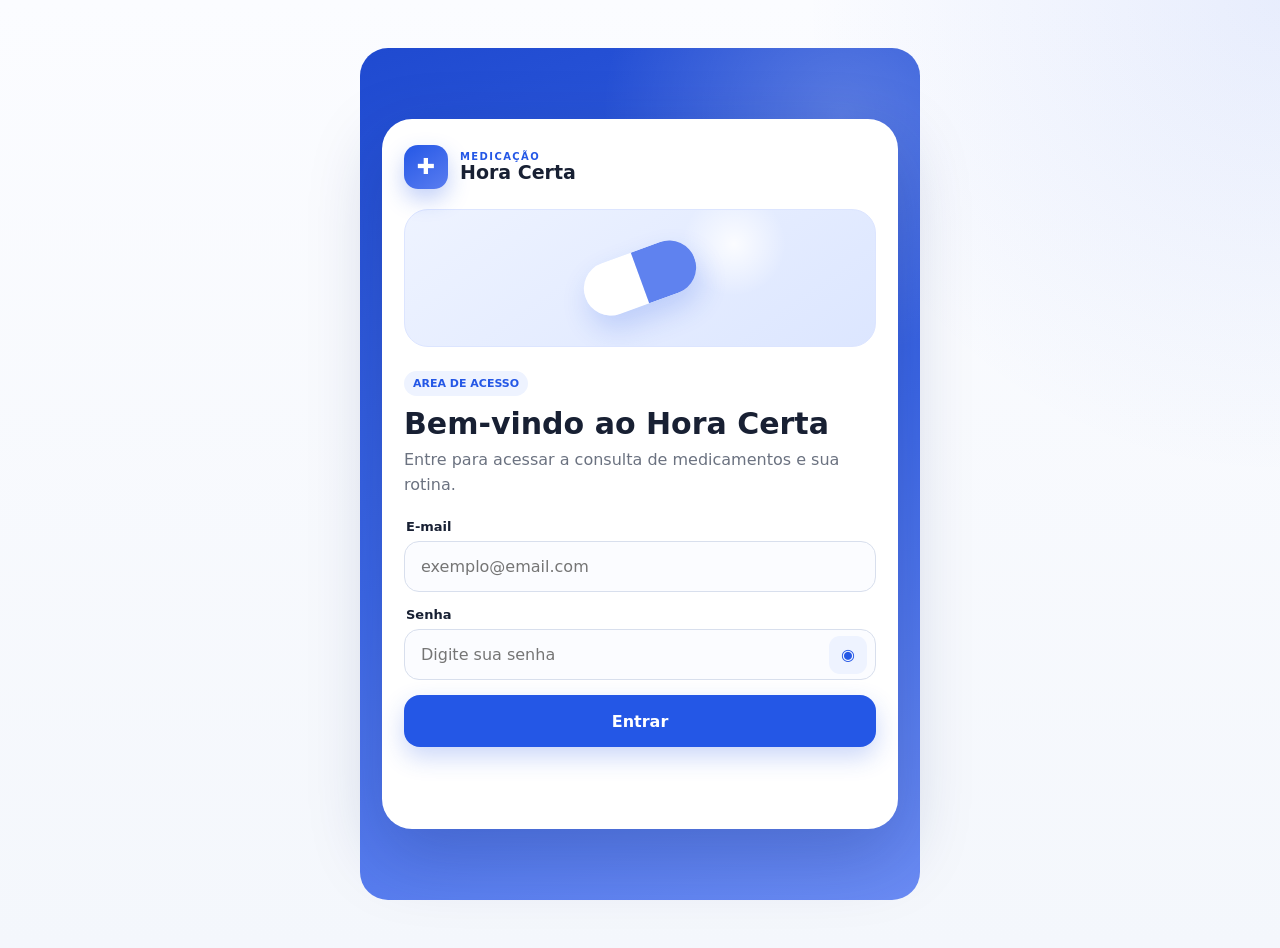
<file: index.html>
<!DOCTYPE html>
<html lang="pt-BR">
<head>
  <meta charset="UTF-8">
  <meta name="viewport" content="width=device-width, initial-scale=1.0">
  <meta name="theme-color" content="#2457e6">
  <title>Hora Certa - Início</title>
  <link rel="stylesheet" href="css/style.css">
</head>
<body>
<main class="app-shell" id="pagina-inicio">
    <div class="app-conteudo">
      <div class="marca-topo">
        <a class="marca" href="index.html" aria-label="Hora Certa - Início">
          <span class="marca-icone">✚</span>
          <span class="marca-texto"><small>MEDICAÇÃO</small><strong>Hora Certa</strong></span>
        </a>
        <button class="avatar avatar-botao" id="botao-sair" data-acao="sair" type="button" title="Sair da conta" aria-label="Sair da conta">HC</button>
      </div>

      <section class="hero">
        <div class="hero-conteudo">
          <span class="etiqueta">● Olá, <span id="usuario-nome">usuário</span></span>
          <div class="pill-art" aria-hidden="true"><span></span><span></span></div>
          <h1>Entenda seus medicamentos com mais clareza.</h1>
          <p>Consulte informações básicas, revise sua rotina e mantenha cuidados importantes sempre por perto.</p>
          <a class="botao-primario" href="analise.html" style="background:#fff;color:#2457e6;box-shadow:none;">⌕ Analisar medicamento</a>
        </div>
      </section>

      <h2>O que você deseja fazer?</h2>
      <div class="grade-acoes">
        <a class="acao-card" href="analise.html">
          <span class="icone-circular">⌕</span>
          <h3>Analisar</h3>
          <p>Digite o nome de um medicamento e veja um resumo.</p>
        </a>
        <a class="acao-card" href="verificar.html">
          <span class="icone-circular">✓</span>
          <h3>Minha rotina</h3>
          <p>Revise hábitos que ajudam a evitar esquecimentos.</p>
        </a>
      </div>

      <section class="cartao proximo-remedio" aria-labelledby="proxima-dose">
        <div class="proximo-topo">
          <div>
            <span class="tag">DEMONSTRAÇÃO</span>
            <h2 id="proxima-dose" style="margin-top:12px;">Próximo medicamento</h2>
            <p class="texto-suave texto-pequeno" style="margin-bottom:4px;">Losartana Potássica • conforme prescrição</p>
          </div>
          <div class="horario-destaque">20:00</div>
        </div>
        <hr class="divisor">
        <button class="botao-secundario" id="botao-marcar-tomado" type="button">✓ Marcar como tomado</button>
      </section>

      <section class="bloco-info">
        <h2>Antes de tomar qualquer medicamento</h2>
        <ul class="lista-limpa texto-pequeno texto-suave">
          <li>✓ Confira o nome e a apresentação do produto.</li>
          <li>✓ Siga a prescrição ou a bula.</li>
          <li>✓ Em caso de dúvida, procure um farmacêutico ou médico.</li>
        </ul>
      </section>
    </div>

    <nav class="navegacao-inferior" aria-label="Navegação principal">
      <a class="link-navegacao ativo" href="index.html"><span class="icone-nav">⌂</span><span>Início</span></a>
      <a class="link-navegacao" href="analise.html"><span class="icone-nav">⌕</span><span>Analisar</span></a>
      <a class="link-navegacao" href="verificar.html"><span class="icone-nav">✓</span><span>Rotina</span></a>
      <a class="link-navegacao" href="ajuda.html"><span class="icone-nav">ⓘ</span><span>Ajuda</span></a>
    </nav>
  </main>
  <script src="js/script.js"></script>
</body>
</html>
</file>
<file: css/style.css>
:root {
  --azul: #2457e6;
  --azul-escuro: #17389f;
  --azul-claro: #eef3ff;
  --azul-muito-claro: #f7f9ff;
  --texto: #182033;
  --texto-suave: #6b7280;
  --borda: #e5e9f2;
  --branco: #ffffff;
  --verde: #178b52;
  --verde-bg: #eaf8f0;
  --amarelo: #a66500;
  --amarelo-bg: #fff6df;
  --vermelho: #c83939;
  --vermelho-bg: #fff0f0;
  --sombra: 0 12px 30px rgba(35, 55, 110, 0.10);
  --sombra-leve: 0 6px 18px rgba(35, 55, 110, 0.08);
  --raio: 22px;
  --raio-menor: 16px;
}

* { box-sizing: border-box; }

html { scroll-behavior: smooth; }

body {
  margin: 0;
  min-height: 100vh;
  font-family: Inter, ui-sans-serif, system-ui, -apple-system, BlinkMacSystemFont, "Segoe UI", sans-serif;
  color: var(--texto);
  background:
    radial-gradient(circle at top right, rgba(36,87,230,.09), transparent 30%),
    linear-gradient(180deg, #fbfcff 0%, #f4f7fc 100%);
}

button, input, textarea, select { font: inherit; }
button, a { -webkit-tap-highlight-color: transparent; }
a { color: inherit; }

.app-shell {
  width: min(100%, 560px);
  min-height: 100vh;
  margin: 0 auto;
  background: rgba(255,255,255,.88);
  border-left: 1px solid rgba(229,233,242,.8);
  border-right: 1px solid rgba(229,233,242,.8);
  position: relative;
}

.app-conteudo {
  padding: 28px 22px 112px;
}

.marca-topo {
  display: flex;
  align-items: center;
  justify-content: space-between;
  gap: 14px;
  margin-bottom: 22px;
}

.marca {
  display: flex;
  align-items: center;
  gap: 12px;
  text-decoration: none;
}

.marca-icone {
  width: 44px;
  height: 44px;
  border-radius: 14px;
  display: grid;
  place-items: center;
  background: linear-gradient(145deg, var(--azul), #5a7df0);
  color: #fff;
  box-shadow: 0 10px 22px rgba(36,87,230,.28);
  font-size: 22px;
}

.marca-texto small {
  display: block;
  color: var(--azul);
  font-size: 10px;
  font-weight: 800;
  letter-spacing: .14em;
}

.marca-texto strong {
  display: block;
  font-size: 19px;
  line-height: 1.1;
}

.avatar {
  width: 42px;
  height: 42px;
  border-radius: 50%;
  display: grid;
  place-items: center;
  background: var(--azul-claro);
  color: var(--azul);
  font-weight: 800;
  border: 1px solid #dce5ff;
}

h1, h2, h3, p { margin-top: 0; }
h1 { font-size: clamp(28px, 7vw, 38px); line-height: 1.08; margin-bottom: 10px; }
h2 { font-size: 20px; margin-bottom: 12px; }
h3 { font-size: 16px; margin-bottom: 6px; }
p { line-height: 1.55; }

.texto-suave { color: var(--texto-suave); }
.texto-pequeno { font-size: 13px; }

.divisor {
  border: 0;
  border-top: 1px solid var(--borda);
  margin: 20px 0;
}

.hero {
  background: linear-gradient(135deg, #214fcf 0%, #3d68e8 56%, #6b8cf4 100%);
  color: #fff;
  border-radius: 28px;
  padding: 26px;
  position: relative;
  overflow: hidden;
  box-shadow: 0 18px 38px rgba(36,87,230,.23);
  margin-bottom: 24px;
}

.hero::after {
  content: "";
  position: absolute;
  width: 180px;
  height: 180px;
  border-radius: 50%;
  background: rgba(255,255,255,.10);
  right: -70px;
  top: -70px;
}

.hero::before {
  content: "";
  position: absolute;
  width: 120px;
  height: 120px;
  border: 18px solid rgba(255,255,255,.08);
  border-radius: 50%;
  right: 35px;
  bottom: -65px;
}

.hero-conteudo { position: relative; z-index: 1; }
.hero .etiqueta {
  display: inline-flex;
  align-items: center;
  gap: 8px;
  background: rgba(255,255,255,.16);
  border: 1px solid rgba(255,255,255,.18);
  padding: 7px 10px;
  border-radius: 999px;
  font-size: 12px;
  font-weight: 700;
  margin-bottom: 16px;
}
.hero h1 { max-width: 330px; margin-bottom: 12px; }
.hero p { color: rgba(255,255,255,.86); margin-bottom: 20px; max-width: 410px; }

.pill-art {
  width: 80px;
  height: 38px;
  border-radius: 999px;
  display: flex;
  overflow: hidden;
  transform: rotate(-24deg);
  box-shadow: 0 10px 20px rgba(0,0,0,.14);
  margin: 8px 0 22px 6px;
}
.pill-art span:first-child { flex: 1; background: #fff; }
.pill-art span:last-child { flex: 1; background: #ff8c8c; }

.grade-acoes {
  display: grid;
  grid-template-columns: repeat(2, 1fr);
  gap: 12px;
  margin: 14px 0 28px;
}

.cartao, .acao-card, .resultado-box, .bloco-info, .bloco-alerta, .bloco-emergencia {
  background: var(--branco);
  border: 1px solid var(--borda);
  border-radius: var(--raio);
  box-shadow: var(--sombra-leve);
}

.acao-card {
  padding: 18px;
  text-decoration: none;
  min-height: 150px;
  display: flex;
  flex-direction: column;
  transition: transform .18s ease, box-shadow .18s ease, border-color .18s ease;
}
.acao-card:hover { transform: translateY(-2px); box-shadow: var(--sombra); border-color: #d4deff; }
.acao-card .icone-circular { margin-bottom: 28px; }
.acao-card h3 { margin-bottom: 6px; }
.acao-card p { margin: 0; color: var(--texto-suave); font-size: 13px; }

.icone-circular {
  width: 40px;
  height: 40px;
  border-radius: 13px;
  display: grid;
  place-items: center;
  background: var(--azul-claro);
  color: var(--azul);
  border: 1px solid #dce5ff;
  font-size: 19px;
  flex: 0 0 auto;
}

.proximo-remedio {
  padding: 20px;
  margin-bottom: 24px;
}
.proximo-topo {
  display: flex;
  justify-content: space-between;
  align-items: flex-start;
  gap: 14px;
}
.horario-destaque {
  font-size: 28px;
  font-weight: 900;
  color: var(--azul);
  letter-spacing: -.03em;
}
.tag {
  display: inline-flex;
  align-items: center;
  gap: 6px;
  border-radius: 999px;
  padding: 6px 9px;
  font-size: 11px;
  font-weight: 800;
  background: var(--azul-claro);
  color: var(--azul);
}

.lista-limpa { list-style: none; padding: 0; margin: 0; }
.lista-limpa li + li { margin-top: 10px; }

.topo-pagina {
  display: flex;
  align-items: center;
  gap: 14px;
  margin-bottom: 16px;
}
.topo-pagina h1 { font-size: 25px; margin: 0; }
.botao-voltar {
  width: 42px;
  height: 42px;
  border-radius: 13px;
  border: 1px solid var(--borda);
  background: #fff;
  color: var(--texto);
  cursor: pointer;
  font-size: 20px;
}

.cartao { padding: 18px; }
.area-campo { margin: 18px 0 14px; }
.area-campo label {
  display: block;
  font-weight: 800;
  margin-bottom: 8px;
}
.area-campo small { display: block; color: var(--texto-suave); margin-bottom: 14px; line-height: 1.4; }

.campo, .campo-mensagem {
  width: 100%;
  border: 1px solid #d8dfed;
  border-radius: 15px;
  background: #fbfcff;
  padding: 15px 16px;
  outline: none;
  transition: border .18s ease, box-shadow .18s ease, background .18s ease;
  color: var(--texto);
}
.campo:focus, .campo-mensagem:focus {
  border-color: #8ca8ff;
  box-shadow: 0 0 0 4px rgba(36,87,230,.10);
  background: #fff;
}
.campo-mensagem { min-height: 140px; resize: vertical; }

.grid-campos { display: grid; gap: 12px; }

.botao-primario, .botao-secundario, .botao-perigo {
  width: 100%;
  min-height: 52px;
  border-radius: 16px;
  border: 0;
  cursor: pointer;
  display: inline-flex;
  align-items: center;
  justify-content: center;
  gap: 9px;
  padding: 13px 18px;
  font-weight: 800;
  text-decoration: none;
  transition: transform .15s ease, box-shadow .15s ease, opacity .15s ease;
}
.botao-primario { background: var(--azul); color: #fff; box-shadow: 0 10px 24px rgba(36,87,230,.24); }
.botao-secundario { background: var(--azul-claro); color: var(--azul); border: 1px solid #d9e3ff; }
.botao-perigo { background: var(--vermelho); color: #fff; }
.botao-primario:hover, .botao-secundario:hover, .botao-perigo:hover { transform: translateY(-1px); }
.botao-primario:disabled { opacity: .6; cursor: wait; transform: none; }

.aviso-privacidade, .nota-seguranca {
  display: flex;
  gap: 9px;
  align-items: flex-start;
  color: var(--texto-suave);
  font-size: 12px;
  line-height: 1.5;
  margin: 12px 4px 18px;
}

.mensagem-feedback { min-height: 22px; font-size: 13px; text-align: center; color: var(--vermelho); margin-top: 10px; }

.resultado-box {
  padding: 22px;
  margin-bottom: 20px;
  background: linear-gradient(180deg, #fff 0%, #f9fbff 100%);
}
.resultado-status {
  display: inline-flex;
  align-items: center;
  gap: 7px;
  font-size: 12px;
  font-weight: 900;
  color: var(--azul);
  background: var(--azul-claro);
  border-radius: 999px;
  padding: 7px 10px;
  margin-bottom: 15px;
}
.resultado-box h2 { font-size: 28px; margin-bottom: 8px; }
.resultado-subtitulo { font-size: 14px; color: var(--texto-suave); margin-bottom: 0; }

.lista-sinais { display: grid; gap: 12px; margin: 14px 0 22px; }
.sinal {
  display: flex;
  gap: 13px;
  align-items: flex-start;
  padding: 16px;
  background: #fff;
  border: 1px solid var(--borda);
  border-radius: 18px;
}
.sinal strong { display: block; margin-bottom: 5px; }
.sinal span.texto-suave { display: block; font-size: 13px; line-height: 1.5; }

.recomendacoes, .bloco-alerta, .bloco-info, .bloco-emergencia { padding: 18px; margin: 18px 0; }
.recomendacoes { background: var(--amarelo-bg); border: 1px solid #f1dfb3; border-radius: var(--raio); }
.recomendacoes h2 { color: #76510e; }
.recomendacoes ul { margin: 0; padding-left: 21px; }
.recomendacoes li { margin-bottom: 8px; line-height: 1.5; font-size: 14px; }
.bloco-info { background: var(--azul-muito-claro); }
.bloco-alerta { background: var(--vermelho-bg); border-color: #ffd3d3; }
.bloco-emergencia { background: #fff; }

.opcoes-perfil { display: grid; gap: 12px; margin: 18px 0; }
.opcao-perfil {
  display: flex;
  align-items: flex-start;
  gap: 12px;
  cursor: pointer;
  transition: border .18s ease, transform .18s ease, background .18s ease;
}
.opcao-perfil:hover { border-color: #cbd7ff; transform: translateY(-1px); }
.opcao-perfil:has(input:checked) { border-color: #9db3fa; background: #f5f8ff; }
.opcao-perfil input { margin-top: 3px; width: 20px; height: 20px; accent-color: var(--azul); flex: 0 0 auto; }
.opcao-perfil span { line-height: 1.45; }

.resultado-perfil { margin: 14px 0; }
.painel-score {
  border-radius: 20px;
  padding: 18px;
  background: var(--azul-claro);
  border: 1px solid #dbe4ff;
}
.painel-score strong { display: block; font-size: 20px; margin-bottom: 6px; }
.painel-score p { margin: 0; font-size: 13px; }

.lista-ajuda { display: grid; gap: 10px; }
.link-artigo {
  display: flex;
  justify-content: space-between;
  align-items: center;
  gap: 15px;
  padding: 16px;
  border-radius: 17px;
  background: #fff;
  border: 1px solid var(--borda);
  text-decoration: none;
}
.link-artigo:hover { border-color: #cdd8f7; }

.acordeao { display: grid; gap: 10px; margin-top: 14px; }
.acordeao details {
  background: #fff;
  border: 1px solid var(--borda);
  border-radius: 16px;
  padding: 0 16px;
}
.acordeao summary { cursor: pointer; list-style: none; font-weight: 800; padding: 16px 0; }
.acordeao summary::-webkit-details-marker { display: none; }
.acordeao details p { color: var(--texto-suave); font-size: 13px; margin-bottom: 16px; }

.navegacao-inferior {
  position: fixed;
  z-index: 40;
  left: 50%;
  bottom: 0;
  transform: translateX(-50%);
  width: min(100%, 560px);
  display: grid;
  grid-template-columns: repeat(4, 1fr);
  gap: 2px;
  padding: 10px 12px calc(10px + env(safe-area-inset-bottom));
  border-top: 1px solid var(--borda);
  background: rgba(255,255,255,.94);
  backdrop-filter: blur(16px);
  box-shadow: 0 -8px 24px rgba(26, 40, 80, .06);
}
.link-navegacao {
  text-decoration: none;
  color: #8991a2;
  min-height: 56px;
  display: flex;
  flex-direction: column;
  justify-content: center;
  align-items: center;
  gap: 4px;
  font-size: 11px;
  font-weight: 700;
  border-radius: 14px;
}
.link-navegacao .icone-nav { font-size: 20px; line-height: 1; }
.link-navegacao.ativo { color: var(--azul); background: var(--azul-claro); }

.toast {
  position: fixed;
  z-index: 100;
  left: 50%;
  bottom: 94px;
  transform: translate(-50%, 20px);
  width: min(calc(100% - 32px), 500px);
  background: #182033;
  color: #fff;
  padding: 13px 16px;
  border-radius: 14px;
  box-shadow: var(--sombra);
  opacity: 0;
  pointer-events: none;
  transition: .25s ease;
  font-size: 13px;
}
.toast.mostrar { opacity: 1; transform: translate(-50%, 0); }

.splash {
  min-height: 100vh;
  width: min(100%, 560px);
  margin: 0 auto;
  padding: 30px 22px;
  display: none;
  place-items: center;
  background: linear-gradient(160deg, #1f4ad0, #6687f2);
  color: #fff;
}
.splash.visivel { display: grid; }
.splash-caixa { width: 100%; }
.splash-marca small { letter-spacing: .15em; font-weight: 800; opacity: .8; }
.splash-marca h1 { margin-top: 4px; }
.splash-ilustracao {
  height: 250px;
  border-radius: 28px;
  margin: 28px 0;
  background:
    radial-gradient(circle at 65% 30%, rgba(255,255,255,.33), transparent 16%),
    linear-gradient(145deg, rgba(255,255,255,.15), rgba(255,255,255,.05));
  border: 1px solid rgba(255,255,255,.18);
  display: grid;
  place-items: center;
  font-size: 90px;
}
.splash .botao-primario { background: #fff; color: var(--azul); box-shadow: none; }
.splash .splash-rodape { opacity: .72; text-align: center; font-size: 12px; margin: 14px 0 0; }

.oculto { display: none !important; }

@media (min-width: 760px) {
  body { padding: 24px 0; }
  .app-shell { min-height: calc(100vh - 48px); border-radius: 28px; overflow: hidden; box-shadow: 0 26px 70px rgba(24,32,51,.12); }
  .navegacao-inferior { bottom: 24px; border-radius: 0 0 28px 28px; }
  .splash { min-height: calc(100vh - 48px); border-radius: 28px; box-shadow: 0 26px 70px rgba(24,32,51,.14); }
}

/* Login demonstrativo */
.login-shell {
  width: min(100%, 560px);
  min-height: 100vh;
  margin: 0 auto;
  padding: 30px 22px;
  display: grid;
  place-items: center;
  background:
    radial-gradient(circle at 86% 8%, rgba(255,255,255,.22), transparent 26%),
    linear-gradient(160deg, #1f4ad0 0%, #3d68e8 52%, #6b8cf4 100%);
}

.login-painel {
  width: 100%;
  background: #fff;
  border-radius: 30px;
  padding: 26px 22px 22px;
  box-shadow: 0 26px 70px rgba(18, 38, 105, .25);
}

.login-marca {
  display: flex;
  align-items: center;
  gap: 12px;
  margin-bottom: 20px;
}

.login-ilustracao {
  height: 138px;
  border-radius: 24px;
  display: grid;
  place-items: center;
  margin-bottom: 24px;
  overflow: hidden;
  background:
    radial-gradient(circle at 70% 25%, rgba(255,255,255,.85), transparent 15%),
    linear-gradient(145deg, #eef3ff, #dce6ff);
  border: 1px solid #dce5ff;
}

.login-pilula {
  width: 116px;
  height: 54px;
  border-radius: 999px;
  display: flex;
  overflow: hidden;
  transform: rotate(-20deg);
  box-shadow: 0 14px 28px rgba(36,87,230,.20);
}

.login-pilula i { flex: 1; display: block; }
.login-pilula i:first-child { background: #fff; }
.login-pilula i:last-child { background: #5f82ef; }

.login-cabecalho h1 {
  font-size: 30px;
  margin: 12px 0 8px;
}

.login-cabecalho p { margin-bottom: 22px; }
.login-formulario { display: grid; gap: 15px; }

.grupo-login label {
  display: block;
  font-size: 13px;
  font-weight: 800;
  margin: 0 0 7px 2px;
}

.campo-senha-wrap { position: relative; }
.campo-senha-wrap .campo { padding-right: 52px; }

.botao-ver-senha {
  position: absolute;
  top: 50%;
  right: 9px;
  transform: translateY(-50%);
  width: 38px;
  height: 38px;
  border: 0;
  border-radius: 11px;
  cursor: pointer;
  background: var(--azul-claro);
  color: var(--azul);
  font-weight: 900;
}

.login-demo {
  margin-top: 18px;
  padding: 14px 15px;
  border-radius: 16px;
  background: var(--azul-muito-claro);
  border: 1px solid #dce5ff;
}
.login-demo strong { display: block; font-size: 13px; margin-bottom: 4px; }
.login-demo p { margin: 0; color: var(--texto-suave); font-size: 12px; line-height: 1.5; }

.avatar-botao { cursor: pointer; font: inherit; }
.avatar-botao:hover { background: #dfe8ff; }

.botao-sair-topo {
  margin-left: auto;
  border: 1px solid var(--borda);
  background: #fff;
  color: var(--texto-suave);
  border-radius: 12px;
  padding: 9px 11px;
  font-size: 12px;
  font-weight: 800;
  cursor: pointer;
}
.botao-sair-topo:hover { color: var(--azul); border-color: #cbd7ff; }

@media (min-width: 760px) {
  .login-shell {
    min-height: calc(100vh - 48px);
    margin: 24px auto;
    border-radius: 28px;
  }
}
</file>
